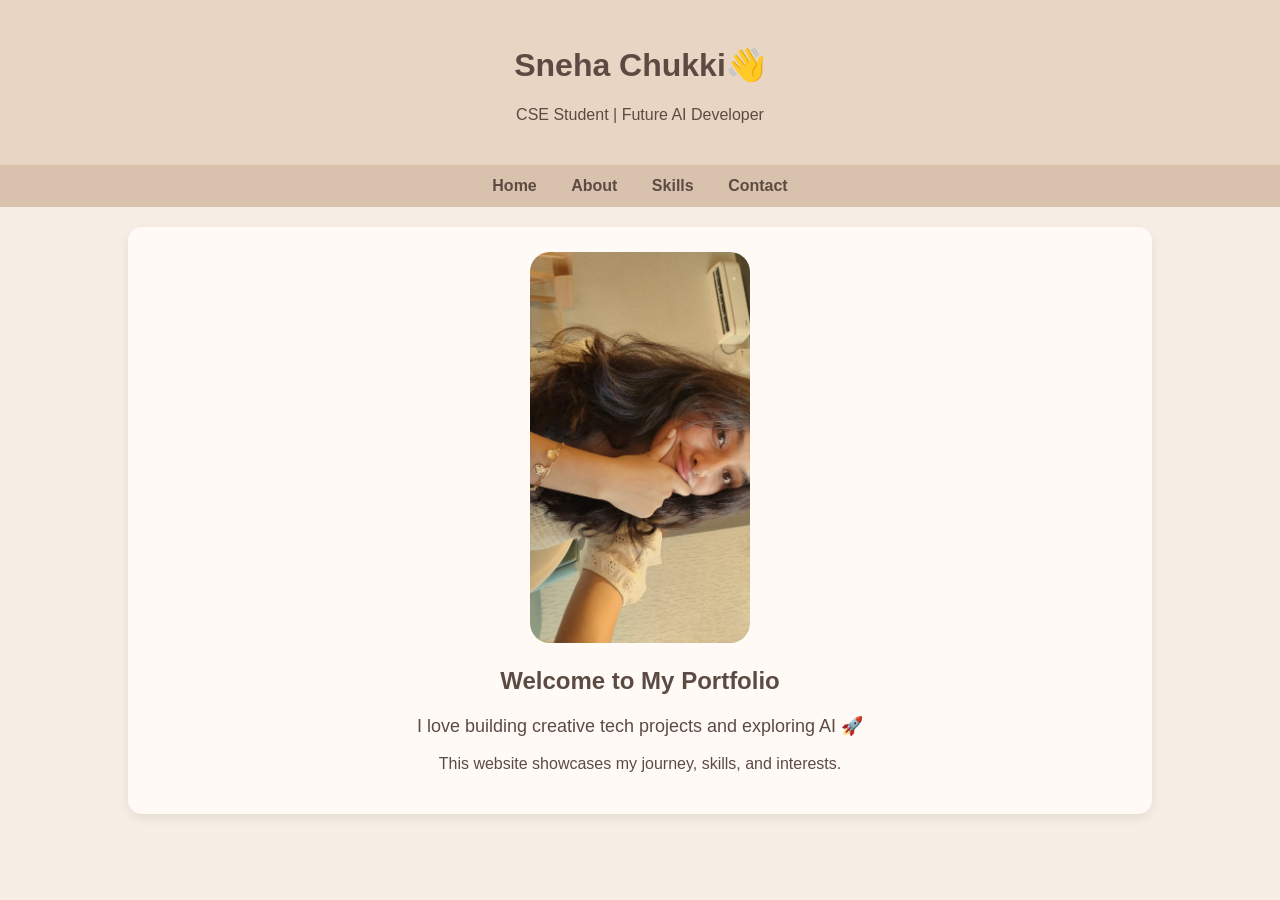
<file: index.html>
<!DOCTYPE html>
<html>
<head>
    <title>Sneha Chukki Portfolio</title>
    <link rel="stylesheet" href="style.css">
</head>

<body>

<header>
    <h1>Sneha Chukki👋</h1>
    <p>CSE Student | Future AI Developer</p>
</header>

<nav>
    <a href="index.html">Home</a>
    <a href="about.html">About</a>
    <a href="skills.html">Skills</a>
    <a href="contact.html">Contact</a>
</nav>

<section class="container">

<div class="card" style="text-align:center;">
    <img src="sneha.jpg" width="220" style="border-radius:20px;">
    <h2>Welcome to My Portfolio</h2>
    <p style="text-align:center; font-size:18px;">
I love building creative tech projects and exploring AI 🚀
</p>
    <p>This website showcases my journey, skills, and interests.</p>
</div>

</section>

</body>
</html>
</file>
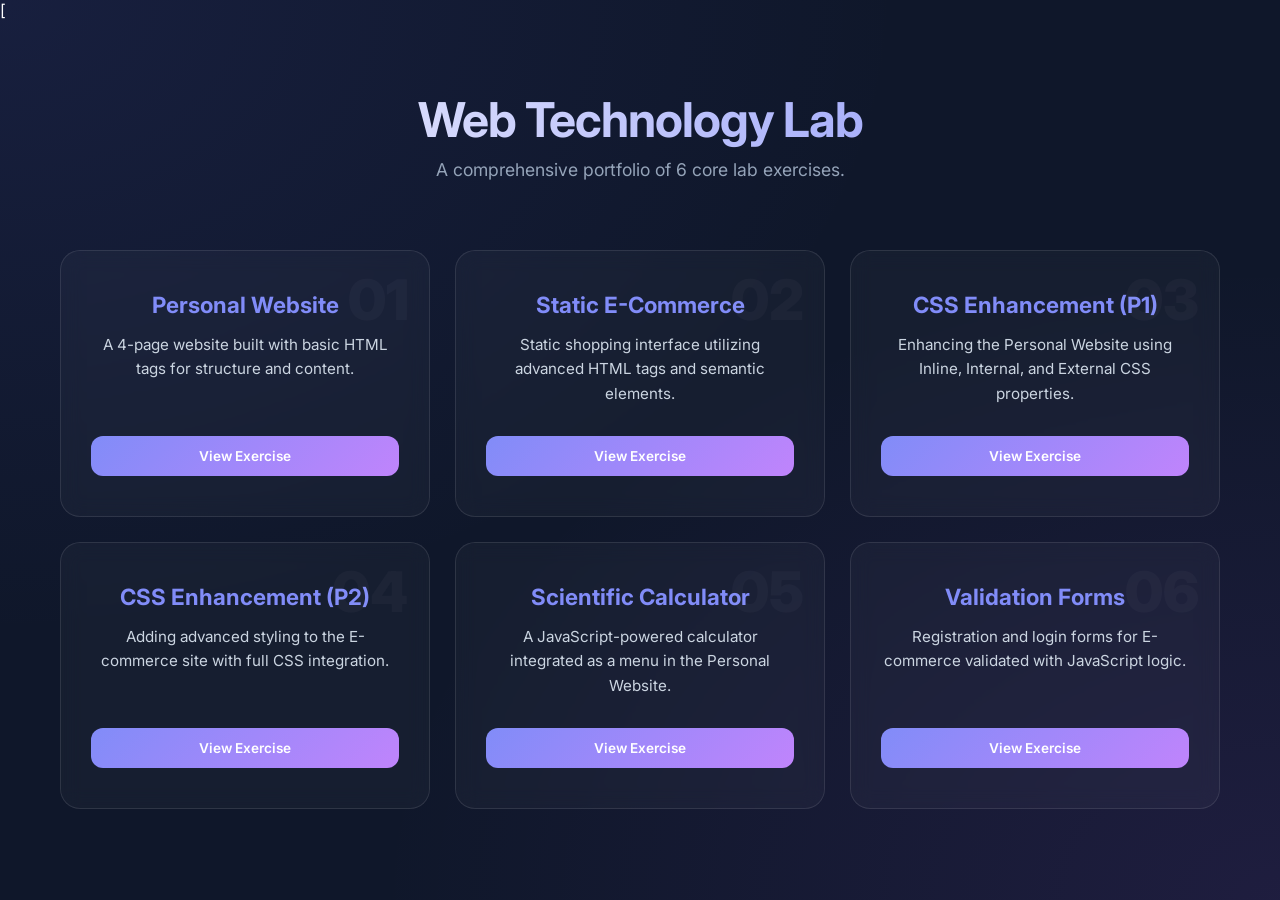
<file: chukki html/index.html>
[<!DOCTYPE html>
<html lang="en">
<head>
    <meta charset="UTF-8">
    <meta name="viewport" content="width=device-width, initial-scale=1.0">
    <title>Web Technology Lab | 6 Experiments</title>
    <link rel="preconnect" href="https://fonts.googleapis.com">
    <link href="https://fonts.googleapis.com/css2?family=Inter:wght@300;500;700&display=swap" rel="stylesheet">
    <link rel="stylesheet" href="style.css">
</head>
<body>

    <header>
        <h1>Web Technology Lab</h1>
        <p>A comprehensive portfolio of 6 core lab exercises.</p>
    </header>

    <main class="container">
        <div class="card">
            <span class="exp-number">01</span>
            <h2>Personal Website</h2>
            <p>A 4-page website built with basic HTML tags for structure and content.</p>
            <a href="exp-1/index.html" class="btn">View Exercise</a>
        </div>

        <div class="card">
            <span class="exp-number">02</span>
            <h2>Static E-Commerce</h2>
            <p>Static shopping interface utilizing advanced HTML tags and semantic elements.</p>
            <a href="exp-2/index.html" class="btn">View Exercise</a>
        </div>

        <div class="card">
            <span class="exp-number">03</span>
            <h2>CSS Enhancement (P1)</h2>
            <p>Enhancing the Personal Website using Inline, Internal, and External CSS properties.</p>
            <a href="exp-3/index.html" class="btn">View Exercise</a>
        </div>

        <div class="card">
            <span class="exp-number">04</span>
            <h2>CSS Enhancement (P2)</h2>
            <p>Adding advanced styling to the E-commerce site with full CSS integration.</p>
            <a href="exp-4/index.html" class="btn">View Exercise</a>
        </div>

        <div class="card">
            <span class="exp-number">05</span>
            <h2>Scientific Calculator</h2>
            <p>A JavaScript-powered calculator integrated as a menu in the Personal Website.</p>
            <a href="exp-5/index.html" class="btn">View Exercise</a>
        </div>

        <div class="card">
            <span class="exp-number">06</span>
            <h2>Validation Forms</h2>
            <p>Registration and login forms for E-commerce validated with JavaScript logic.</p>
            <a href="exp-6/index.html" class="btn">View Exercise</a>
        </div>
    </main>

    <script src="script.js"></script>
</body>
</html>
</file>
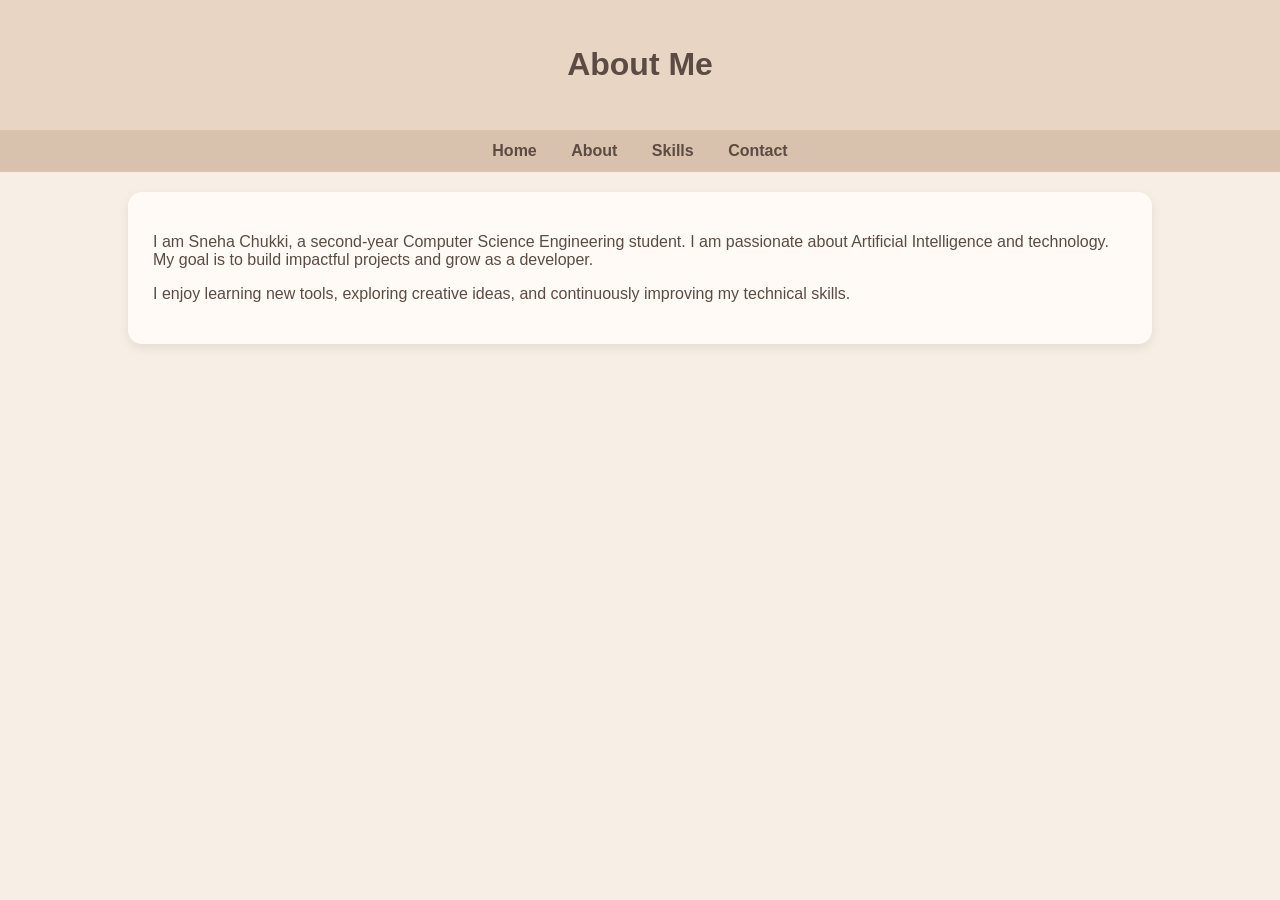
<file: about.html>
<!DOCTYPE html>
<html>
<head>
    <title>About Me</title>
    <link rel="stylesheet" href="style.css">
</head>

<body>

<header>
    <h1>About Me</h1>
</header>

<nav>
    <a href="index.html">Home</a>
    <a href="about.html">About</a>
    <a href="skills.html">Skills</a>
    <a href="contact.html">Contact</a>
</nav>

<section class="container">

<div class="card">
    <p>
        I am Sneha Chukki, a second-year Computer Science Engineering student.
        I am passionate about Artificial Intelligence and technology.
        My goal is to build impactful projects and grow as a developer.
    </p>

    <p>
        I enjoy learning new tools, exploring creative ideas,
        and continuously improving my technical skills.
    </p>
</div>

</section>

</body>
</html>
</file>
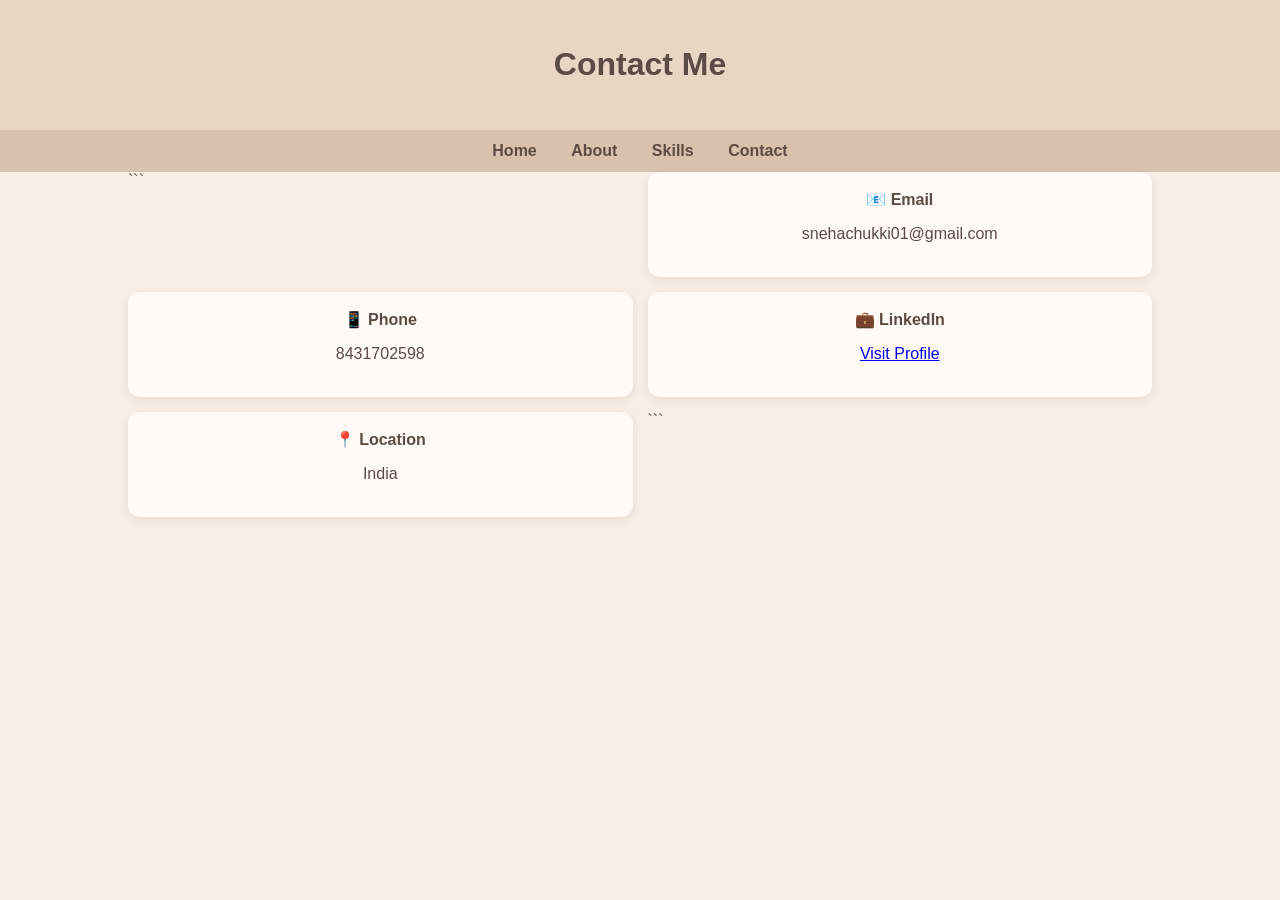
<file: contact.html>
<!DOCTYPE html>

<html>
<head>
    <title>Contact Me</title>
    <link rel="stylesheet" href="style.css">
</head>

<body>

<header>
    <h1>Contact Me</h1>
</header>

<nav>
    <a href="index.html">Home</a>
    <a href="about.html">About</a>
    <a href="skills.html">Skills</a>
    <a href="contact.html">Contact</a>
</nav>

<section class="container">

<div class="contact-grid">

```
<div class="contact-box">
    📧 <strong>Email</strong>
    <p>snehachukki01@gmail.com</p>
</div>

<div class="contact-box">
    📱 <strong>Phone</strong>
    <p>8431702598</p>
</div>

<div class="contact-box">
    💼 <strong>LinkedIn</strong>
    <p>
        <a href="https://www.linkedin.com/in/sneha-chukki-1a1b8a315" target="_blank">
            Visit Profile
        </a>
    </p>
</div>

<div class="contact-box">
    📍 <strong>Location</strong>
    <p>India</p>
</div>
```

</div>

</section>

</body>
</html>
</file>
<file: style.css>
body {
    font-family: 'Segoe UI', sans-serif;
    background: #f7efe5; /* nude background */
    margin: 0;
    color: #5c4b43;
}

header {
    background: #e8d5c4; /* soft nude */
    text-align: center;
    padding: 25px;
}

nav {
    background: #d9c2ad;
    text-align: center;
    padding: 12px;
}

nav a {
    color: #5c4b43;
    margin: 15px;
    text-decoration: none;
    font-weight: 600;
}

nav a:hover {
    color: #a07855;
}

.container {
    width: 80%;
    margin: auto;
}

.card {
    background: #fffaf6;
    padding: 25px;
    margin: 20px 0;
    border-radius: 14px;
    box-shadow: 0 4px 12px rgba(0,0,0,0.08);
}

.skills {
    display: grid;
    grid-template-columns: repeat(2, 1fr);
    gap: 15px;
}

.skill-box {
    background: #efe2d6;
    padding: 15px;
    border-radius: 10px;
    text-align: center;
    font-weight: 500;
}
.profile-pic {
    width: 200px;
    border-radius: 20px;
    display: block;
    margin: 0 auto 15px;
}
.card:hover {
    transform: translateY(-5px);
    transition: 0.3s;
}
.contact-grid {
    display: grid;
    grid-template-columns: repeat(2, 1fr);
    gap: 15px;
}

.contact-box {
    background: #fffaf6;
    padding: 18px;
    border-radius: 12px;
    text-align: center;
    box-shadow: 0 3px 10px rgba(0,0,0,0.08);
    font-size: 16px;
}
</file>
<file: chukki html/style.css>
:root {
    --primary: #818cf8;
    --secondary: #c084fc;
    --bg-dark: #0f172a;
    --glass: rgba(255, 255, 255, 0.03);
    --border: rgba(255, 255, 255, 0.1);
}

* {
    margin: 0;
    padding: 0;
    box-sizing: border-box;
}

body {
    font-family: 'Inter', sans-serif;
    background-color: var(--bg-dark);
    /* Soft mesh gradient background */
    background-image: 
        radial-gradient(at 0% 0%, rgba(99, 102, 241, 0.1) 0px, transparent 50%),
        radial-gradient(at 100% 100%, rgba(168, 85, 247, 0.1) 0px, transparent 50%);
    color: #fff;
    min-height: 100vh;
}

header {
    text-align: center;
    padding: 70px 20px;
}

header h1 {
    font-size: 3rem;
    font-weight: 700;
    letter-spacing: -1px;
    background: linear-gradient(to right, #fff, var(--primary));
    -webkit-background-clip: text;
    -webkit-text-fill-color: transparent;
    margin-bottom: 10px;
}

header p {
    color: #94a3b8;
    font-size: 1.1rem;
    max-width: 600px;
    margin: 0 auto;
}

.container {
    max-width: 1200px;
    margin: 0 auto 80px;
    display: grid;
    /* 3 Columns for 6 items */
    grid-template-columns: repeat(3, 1fr);
    gap: 25px;
    padding: 0 20px;
}

/* Responsive adjustments */
@media (max-width: 1024px) {
    .container { grid-template-columns: repeat(2, 1fr); }
}

@media (max-width: 600px) {
    .container { grid-template-columns: 1fr; }
}

.card {
    position: relative;
    background: var(--glass);
    border: 1px solid var(--border);
    border-radius: 20px;
    padding: 40px 30px;
    text-align: center;
    backdrop-filter: blur(10px);
    transition: all 0.4s cubic-bezier(0.175, 0.885, 0.32, 1.275);
    display: flex;
    flex-direction: column;
}

.card:hover {
    transform: translateY(-10px);
    border-color: var(--primary);
    background: rgba(255, 255, 255, 0.06);
    box-shadow: 0 20px 40px rgba(0, 0, 0, 0.3);
}

.exp-number {
    position: absolute;
    top: 15px;
    right: 20px;
    font-size: 3.5rem;
    font-weight: 900;
    color: rgba(255, 255, 255, 0.03);
    pointer-events: none;
}

.card h2 {
    font-size: 1.4rem;
    color: var(--primary);
    margin-bottom: 15px;
}

.card p {
    color: #cbd5e1;
    font-size: 0.95rem;
    line-height: 1.6;
    margin-bottom: 30px;
    flex-grow: 1; /* Pushes button to bottom */
}

.btn {
    display: inline-block;
    padding: 12px 24px;
    background: linear-gradient(135deg, var(--primary), var(--secondary));
    color: white;
    text-decoration: none;
    border-radius: 12px;
    font-weight: 600;
    font-size: 0.85rem;
    transition: transform 0.2s, box-shadow 0.2s;
}

.btn:hover {
    transform: scale(1.05);
    box-shadow: 0 0 20px rgba(129, 140, 248, 0.4);
}
</file>
